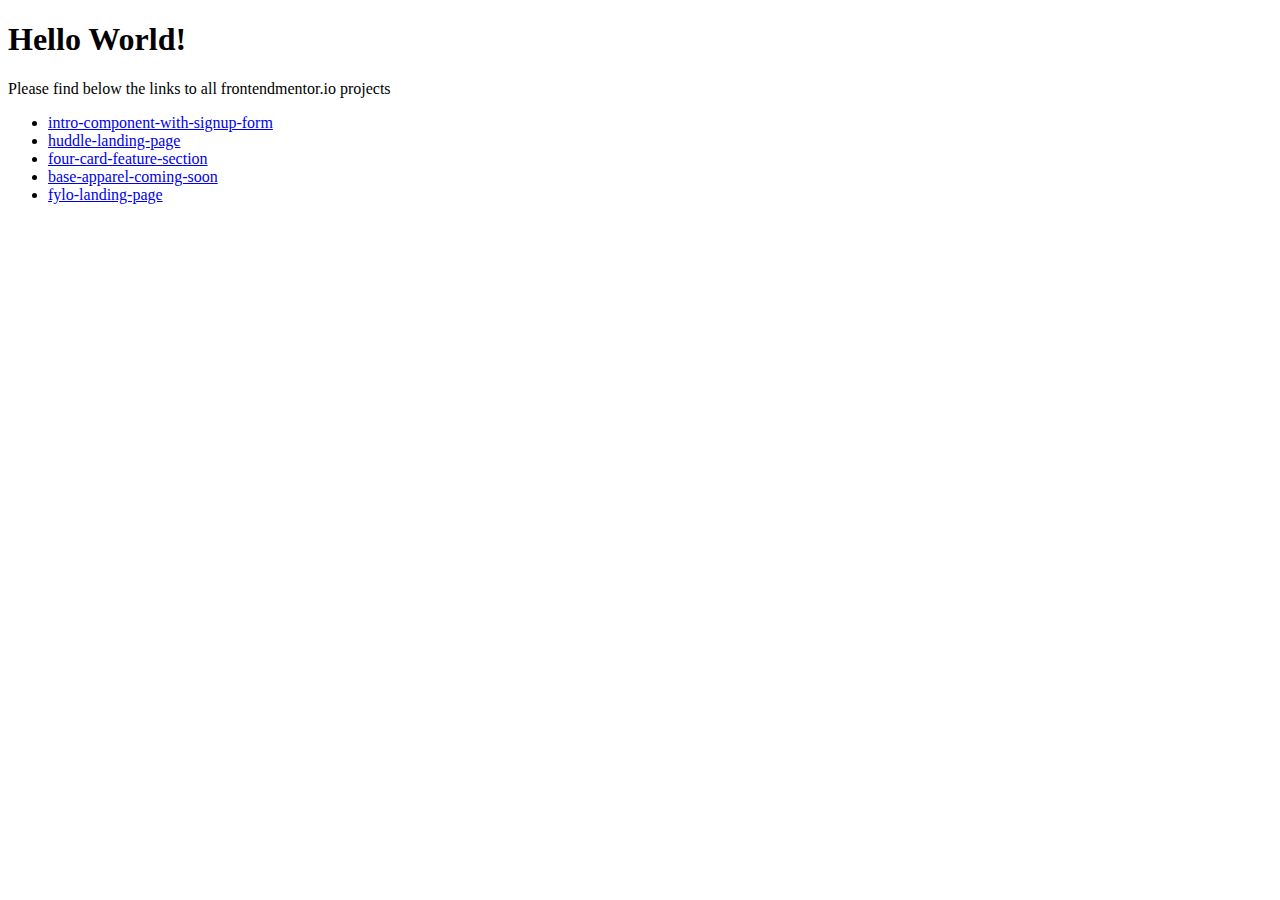
<file: index.html>
<!DOCTYPE html>
<html lang="en">
<head>
    <meta charset="UTF-8">
    <meta name="viewport" content="width=device-width, initial-scale=1.0">
    <meta http-equiv="X-UA-Compatible" content="ie=edge">
    <title>Main page of front end mentor projects</title>
</head>
<body>
    <h1>Hello World!</h1>
    <p>Please find below the links to all frontendmentor.io projects</p>
     
    <ul>
        <li>
            <a href="/intro-component-with-signup-form-master/index.html">intro-component-with-signup-form</a>
        </li>
        <li>
            <a href="/huddle-landing-page-945317-master/index.html">huddle-landing-page</a>
        </li>
        <li>
            <a href="/four-card-feature-section-master/index.html">four-card-feature-section</a>
        </li>
        <li>
            <a href="/base-apparel-coming-soon-master/index.html">base-apparel-coming-soon</a>
        </li>
        <li>
            <a href="/fylo-landing-page-892264-master/index.html">fylo-landing-page</a>
        </li>
    </ul>

</body>
</html>
</file>
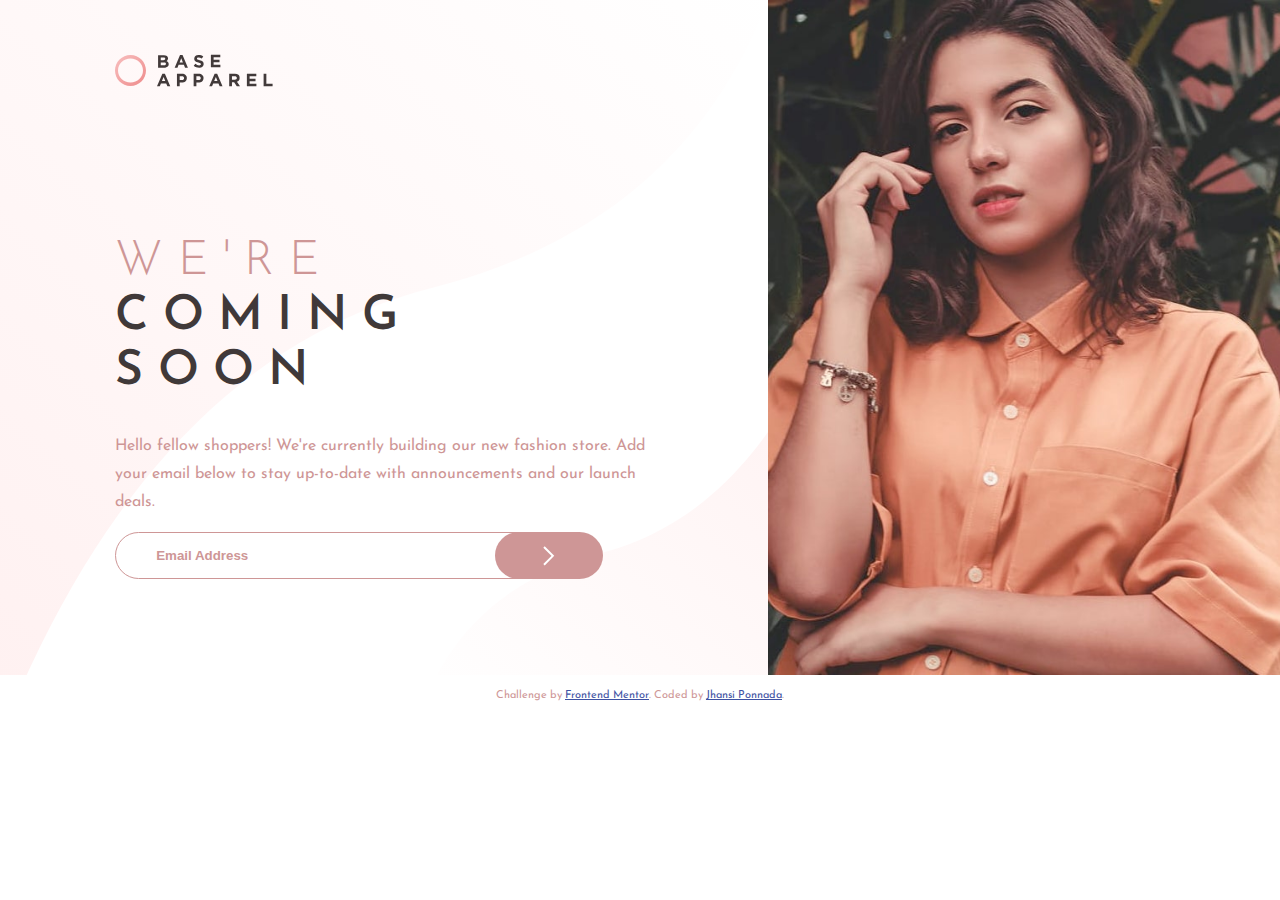
<file: base-apparel-coming-soon-master/index.html>
<!DOCTYPE html>
<html lang="en">

<head>
  <meta charset="UTF-8">
  <meta name="viewport" content="width=device-width, initial-scale=1.0"> <!-- displays site properly based on user's device -->

  <link rel="icon" type="image/png" sizes="32x32" href="./images/favicon-32x32.png">
 
  <link href="https://fonts.googleapis.com/css?family=Josefin+Sans:300,400,600&display=swap" rel="stylesheet">
  <link rel="stylesheet" href="css/styles.css">
  
  <title>Frontend Mentor | Base Apparel coming soon page</title>

  <!-- Feel free to remove these styles or customise in your own stylesheet 👍 -->
  <style>
    .attribution {
      font-size: 11px;
      text-align: center;
    }

    .attribution a {
      color: hsl(228, 45%, 44%);
    }
  </style>
</head>

<body>

<div class="content">

    <header class="logo">
      <img src="images/logo.svg" alt="">
    </header>

    <section class="base-apparel-hero">
      <picture>
        <source class="hero-image" media="(min-width: 799px)" srcset="images/hero-desktop.jpg" alt="hero-desktop.jpg">
        <img class="hero-image" src="images/hero-mobile.jpg" alt="hero-mobile-image">
      </picture>
    </section>

    <section class="base-apparel-about">
      <h1><span>We're</span><br>
        coming <br> soon</h1>

      <p>Hello fellow shoppers! We're currently building our new fashion store.
        Add your email below to stay up-to-date with announcements and our launch deals.</p>

      <form class="contact">
          <input class="email-address" type="text" placeholder="Email Address">
          <button class="submit"></button>
          <p>Please enter valid email address</p>
        </form>
    </section>

  </div>

  <footer>
    <p class="attribution">
      Challenge by <a href="https://www.frontendmentor.io?ref=challenge" target="_blank">Frontend Mentor</a>.
      Coded by <a href="#">Jhansi Ponnada</a>.
    </p>
  </footer>
  
  <script src="script.js" charset="utf-8"></script>

</body>

</html>
</file>
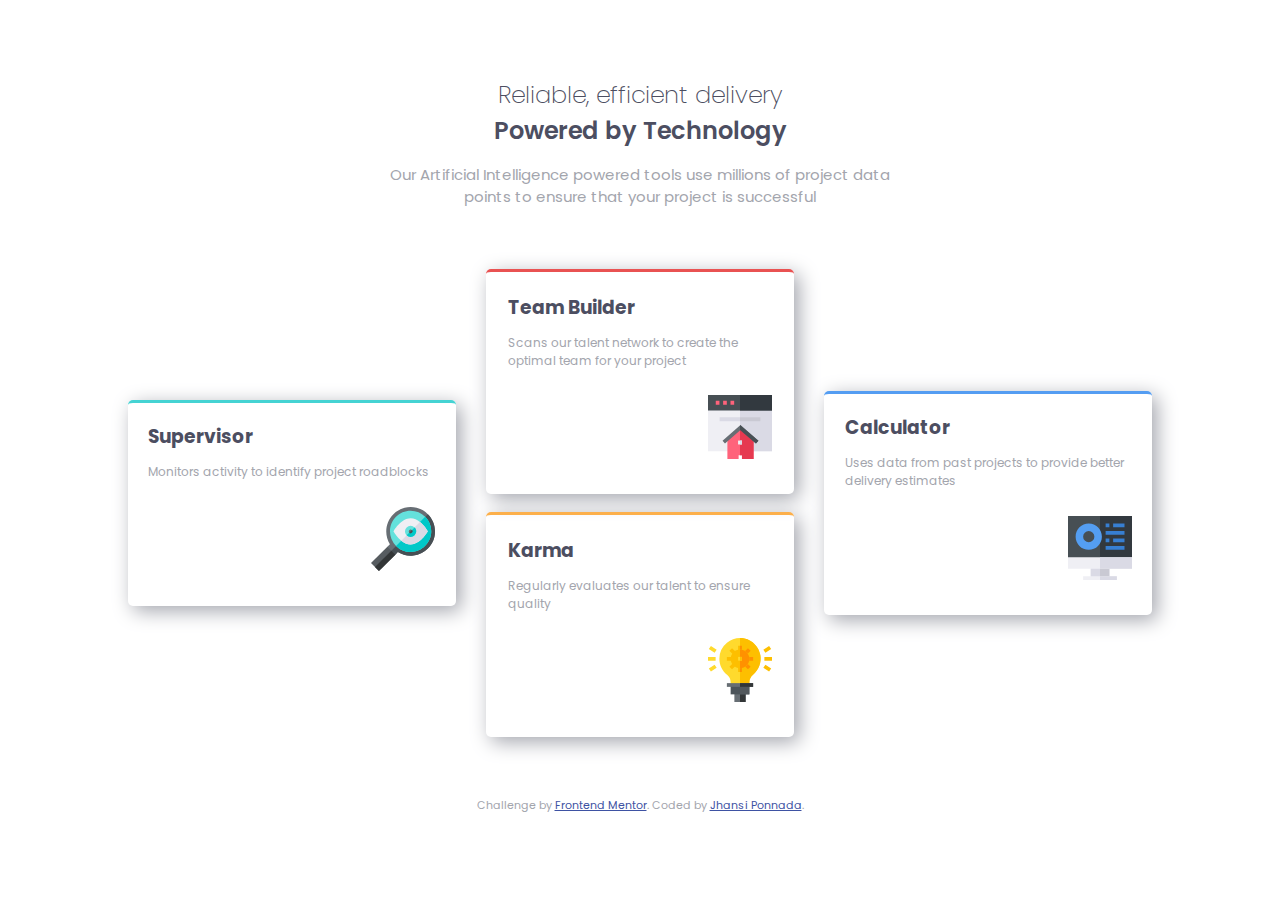
<file: four-card-feature-section-master/index.html>
<!DOCTYPE html>
<html lang="en">
  <head>
    <meta charset="UTF-8" />
    <meta name="viewport" content="width=device-width, initial-scale=1.0" />
    <!-- displays site properly based on user's device -->

    <link
      rel="icon"
      type="image/png"
      sizes="32x32"
      href="./images/favicon-32x32.png"
    />
    <link
      href="https://fonts.googleapis.com/css?family=Poppins:200,400,600&display=swap"
      rel="stylesheet"
    />
    <link rel="stylesheet" href="css/styles.css" />

    <title>Frontend Mentor | Four card feature section</title>

    <!-- Feel free to remove these styles or customise in your own stylesheet 👍 -->
    <style>
      .attribution {
        font-size: 11px;
        text-align: center;
      }
      .attribution a {
        color: hsl(228, 45%, 44%);
      }
    </style>
  </head>
  <body>
    <header>
      <h2>
        Reliable, efficient delivery <br />
        <strong>Powered by Technology</strong>
      </h2>
      <p>
        Our Artificial Intelligence powered tools use millions of project data
        points to ensure that your project is successful
      </p>
    </header>

    <section class="features">
      <div class="feature feature1">
        <h3>Supervisor</h3>
        <p>Monitors activity to identify project roadblocks</p>
        <img
          class="feature-image"
          src="images/icon-supervisor.svg"
          alt="icon-supervisor"
        />
      </div>
      <div class="middle__features">
        <div class="feature feature2">
          <h3>Team Builder</h3>
          <p>
            Scans our talent network to create the optimal team for your project
          </p>
          <img
            class="feature-image"
            src="images/icon-team-builder.svg"
            alt="icon-team-builder"
          />
        </div>
        <div class="feature feature3">
          <h3>Karma</h3>
          <p>Regularly evaluates our talent to ensure quality</p>
          <img
            class="feature-image"
            src="images/icon-karma.svg"
            alt="icon-karma"
          />
        </div>
      </div>
      <div class="feature feature4">
        <h3>Calculator</h3>
        <p>Uses data from past projects to provide better delivery estimates</p>
        <img
          class="feature-image"
          src="images/icon-calculator.svg"
          alt="icon-calculator"
        />
      </div>
    </section>

    <footer>
      <p class="attribution">
        Challenge by
        <a href="https://www.frontendmentor.io?ref=challenge" target="_blank"
          >Frontend Mentor</a
        >. Coded by <a href="#">Jhansi Ponnada</a>.
      </p>
    </footer>
  </body>
</html>
</file>
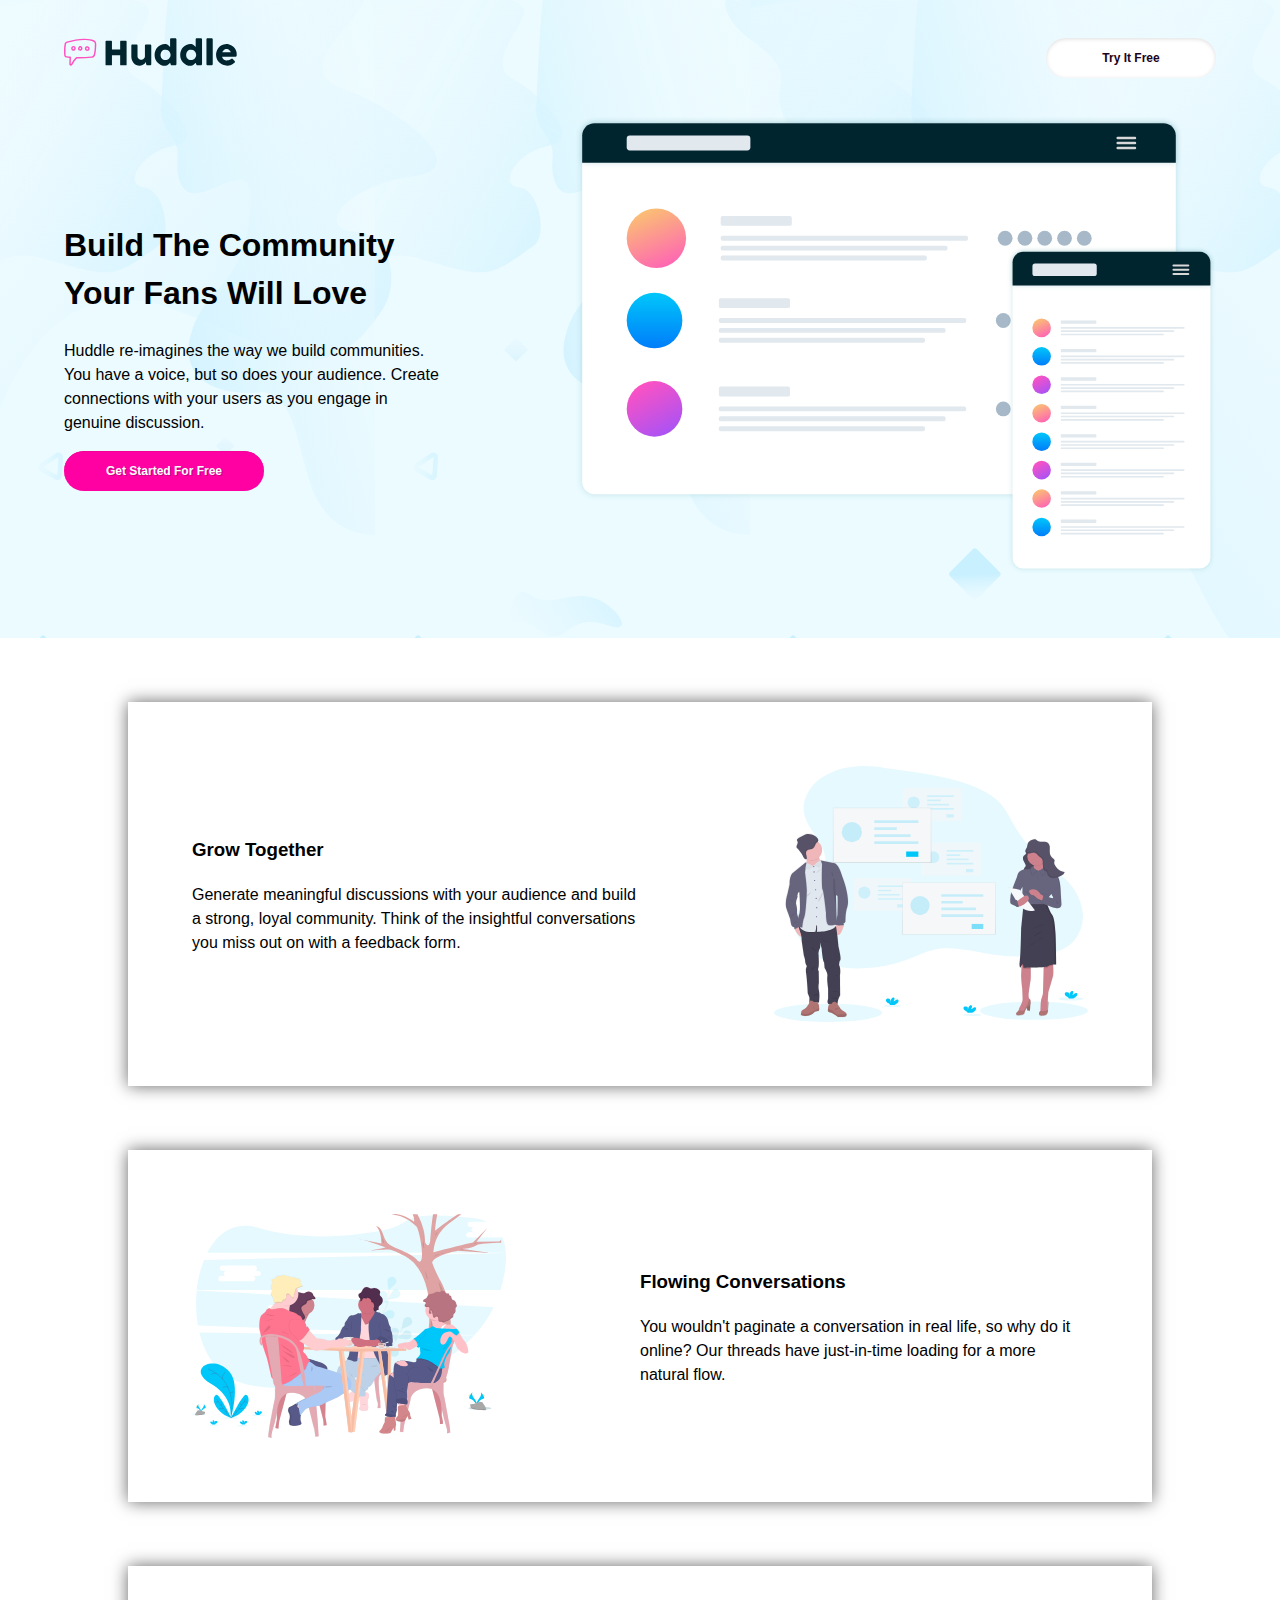
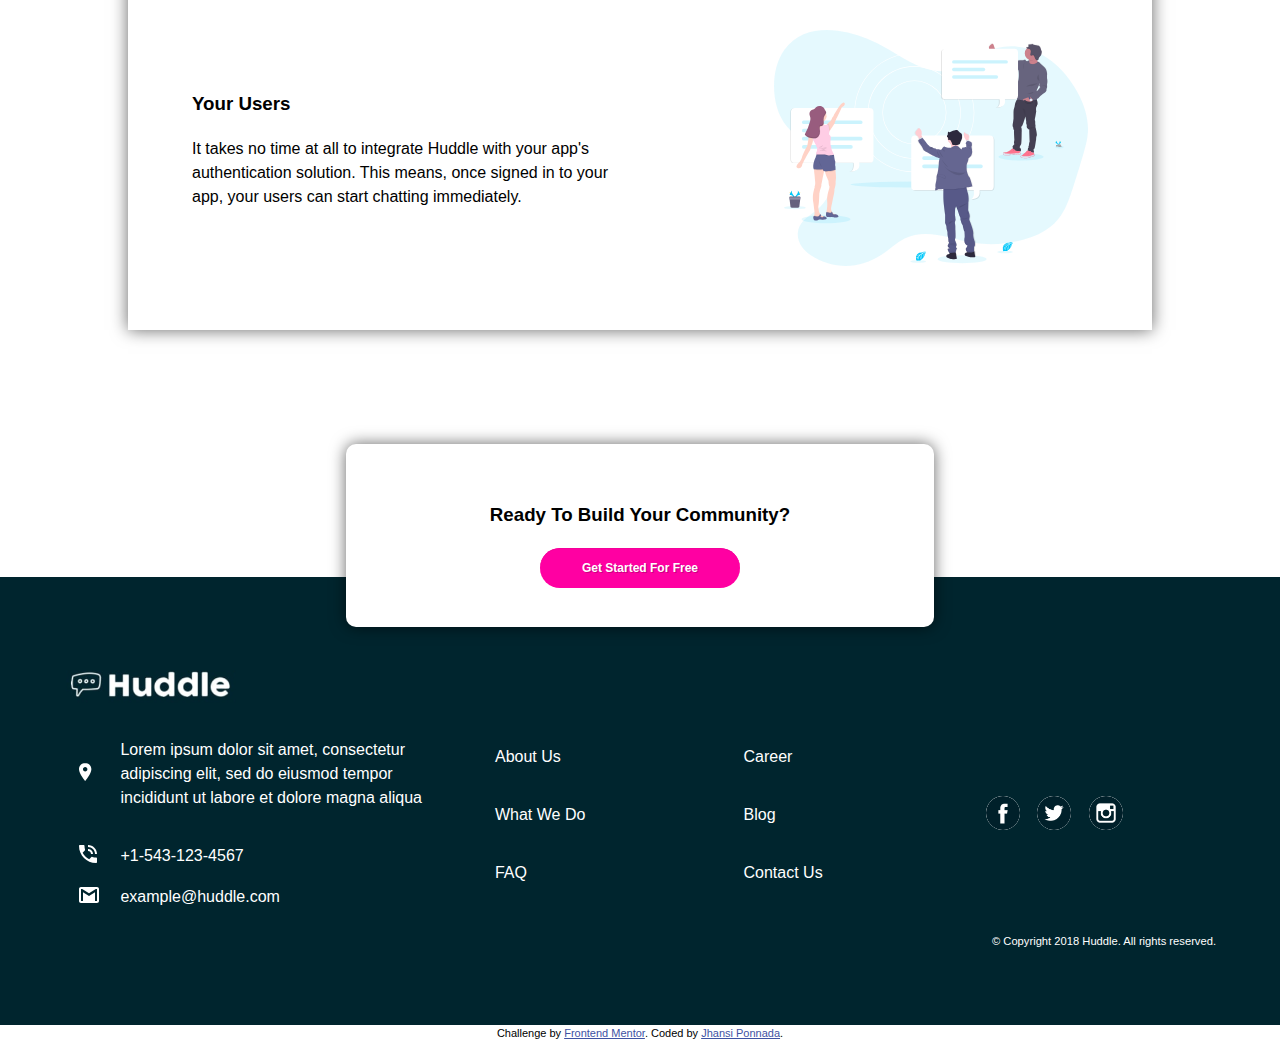
<file: huddle-landing-page-945317-master/index.html>
<!DOCTYPE html>
<html lang="en">

<head>
  <meta charset="UTF-8">
  <meta name="viewport" content="width=device-width, initial-scale=1.0"> <!-- displays site properly based on user's device -->

  <link rel="icon" type="image/png" sizes="32x32" href="./images/favicon-32x32.png">
  <link rel="stylesheet" href="css/styles.css">
  <link href="https://fonts.google.com/specimen/Poppins" rel="stylesheet">
  <link href="https://fonts.google.com/specimen/Open+Sans" rel="stylesheet">
  <title>Frontend Mentor | Huddle landing page with alternating feature blocks</title>

  <!-- Feel free to remove these styles or customise in your own stylesheet 👍 -->
  <style>
    .attribution {
      font-size: 11px;
      text-align: center;
    }

    .attribution a {
      color: hsl(228, 45%, 44%);
    }
  </style>
</head>

<body>
  <!-- top container -->

  <div class="top-container">
    <div class="header">
      <img class="top-logo-img" src="images/logo.svg" alt="logo-img">
      <div>
        <p class="top-try-it-free"> <a href="#" class="button-2">Try It Free</a></p>
      </div>
    </div>

    <div class="main-content">
      <div class="top-content">

        <h1>Build The Community Your Fans Will Love</h1>

        <p>Huddle re-imagines the way we build communities. You have a voice, but so does your audience.
          Create connections with your users as you engage in genuine discussion.</p>
        <a href="#" class="button-1">Get Started For Free</a>
        <!-- HACK: use code button generator -->
      </div>

      <img class="illustration-mockups-img" src="images/illustration-mockups.svg" alt="illustration-mockups-img">

    </div>
  </div>

  <!-- middle container -->

  <div class="middle-container">

    <div class="middle-block">



      <img class="middle-image-1" src="images/illustration-grow-together.svg" alt="illustration-grow-together-img">
      <div class="middle-feature-1">

        <h3>Grow Together</h3>

        <p>Generate meaningful discussions with your audience and build a strong, loyal community.
          Think of the insightful conversations you miss out on with a feedback form.</p>

      </div>

    </div>
    <div class="middle-block">

      <img class="middle-image-2" src="images/illustration-flowing-conversation.svg" alt="illustration-flowing-conversation-img">
      <div class="middle-feature-2">

        <h3>Flowing Conversations</h3>

        <p>You wouldn't paginate a conversation in real life, so why do it online? Our threads
          have just-in-time loading for a more natural flow.</p>

      </div>

    </div>
    <div class="middle-block">


      <img class="middle-image-3" src="images/illustration-your-users.svg" alt="illustration-your-users-img">

      <div class="middle-feature-3">
        <h3>Your Users</h3>

        <p>It takes no time at all to integrate Huddle with your app's authentication solution.
          This means, once signed in to your app, your users can start chatting immediately.</p>

      </div>

    </div>

  </div>

  <div class="middle-addtional-details">
    <h3>Ready To Build Your Community?</h3>
    <a href="#" class="button-1">Get Started For Free</a> <!-- HACK: use code button generator -->
  </div>

  <!-- bottom container -->

  <div class="bottom-container">

    <img class="bottom-logo-img" src="images/bottom_logo.PNG" alt="bottom-logo-img">


    <div class="bottom-main-content">
      <div class="bottom-sub-container-1">
        <table class="footer-all-rows-col">
          <tbody>
            <tr>
              <td class="footer-icons"> <img src="images/icon-location.svg" alt="icon-location"> </td>
              <td class="footer-content">
                <p>Lorem ipsum dolor sit amet, consectetur adipiscing elit, sed do eiusmod tempor
                  incididunt ut labore et dolore magna aliqua</p>
              </td>

            </tr>
            <tr>
              <td class="footer-icons"> <img src="images/icon-phone.svg" alt="icon-phone"> </td>
              <td class="footer-content">
                <p> +1-543-123-4567</p>
              </td>
            </tr>
            <tr>
              <td class="footer-icons"><img src="images/icon-email.svg" alt="icon-email"></td>
              <td class="footer-content">example@huddle.com</td>
            </tr>
          </tbody>
        </table>
      </div>
      <div class="bottom-sub-container">
        <table class="footer-all-rows-col">
          <tr>
            <td class="footer-content">
              <p>About Us</p>
            </td>
          </tr>
          <tr>
            <td class="footer-content">
              <p>What We Do</p>
            </td>
          </tr>
          <tr>
            <td class="footer-content">
              <p>FAQ</p>
            </td>
          </tr>
        </table>
      </div>
      <div class="bottom-sub-container">
        <table class="footer-all-rows-col">
          <tr>
            <td class="footer-content">
              <p>Career</p>
            </td>
          </tr>
          <tr>
            <td class="footer-content">
              <p>Blog</p>
            </td>
          </tr>
          <tr>
            <td class="footer-content">
              <p>Contact Us</p>
            </td>
          </tr>
        </table>
      </div>
      <div class="bottom-sub-container">
        <a class="bottom-link" href="https://www.facebook.com" target="_blank"><img class="bottom-img" src="images/facebook-logo-button.png" alt="facebook-logo-button"></a>
        <a class="bottom-link" href="#"><img class="bottom-img" src="images/twitter-logo-button.png" alt="twitter-logo-button"></a>
        <a class="bottom-link" href="#"><img class="bottom-img" src="images/instagram-logo.png" alt="instagram-logo"></a>
      </div>
    </div>
    <p class="copyright">&copy; Copyright 2018 Huddle. All rights reserved.</p>
  </div>

  <footer>
    <p class="attribution">
      Challenge by <a href="https://www.frontendmentor.io?ref=challenge" target="_blank">Frontend Mentor</a>.
      Coded by <a href="#">Jhansi Ponnada</a>.
    </p>
  </footer>

</body>

</html>
</file>
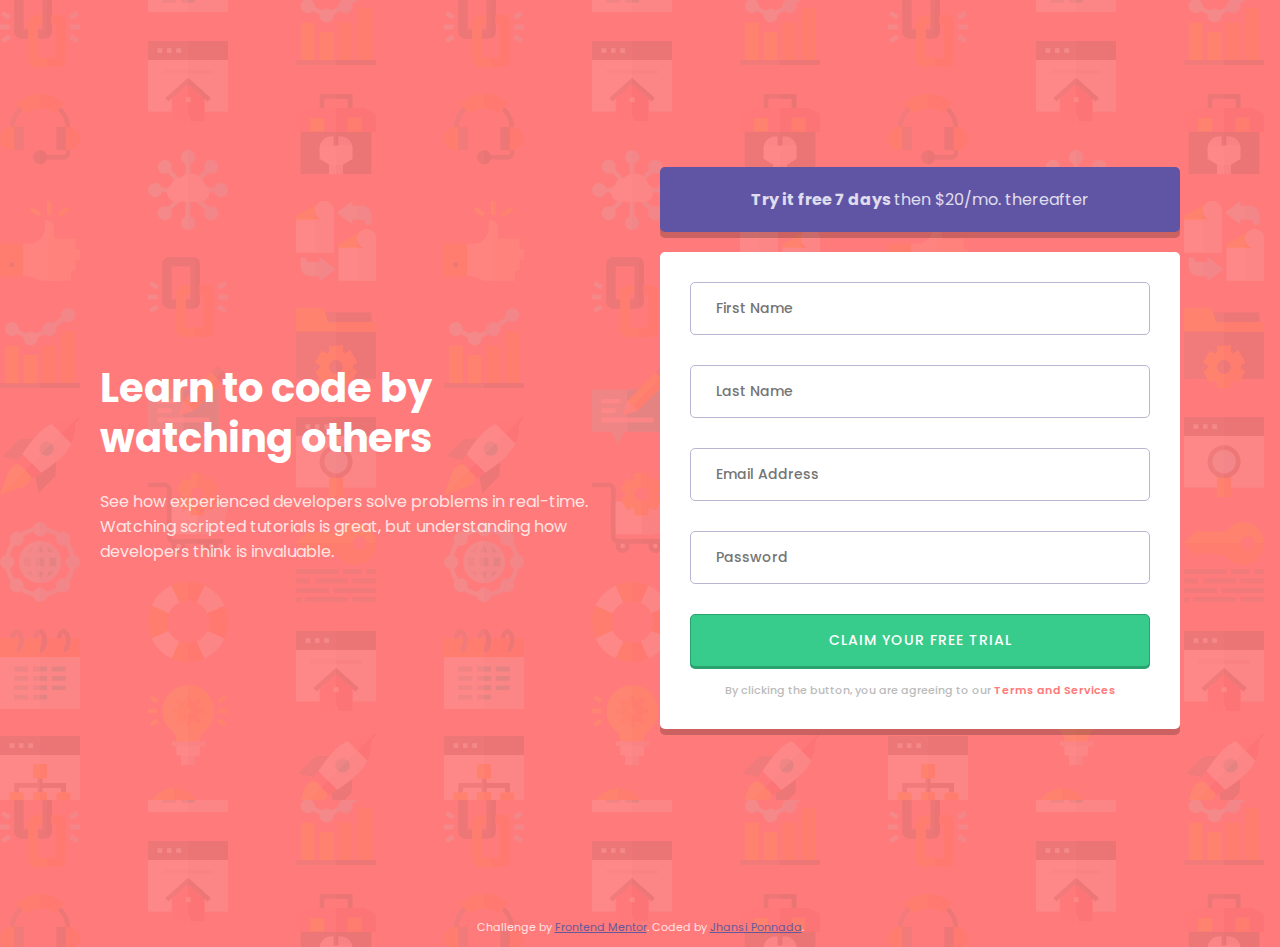
<file: intro-component-with-signup-form-master/index.html>
<!DOCTYPE html>
<html lang="en">
<head>
  <meta charset="UTF-8">
  <meta name="viewport" content="width=device-width, initial-scale=1.0"> <!-- displays site properly based on user's device -->

  <link rel="icon" type="image/png" sizes="32x32" href="./images/favicon-32x32.png">
  
  <title>Frontend Mentor | Intro component with sign up form</title>
  <link rel="stylesheet" href="style.css">
  <style>
    .attribution { font-size: 11px; text-align: center; }
    .attribution a { color: hsl(228, 45%, 44%); }
  </style>
</head>
<body>

  <div class="container">
    <div>
      <h1>
        Learn to code by <br> watching others
      </h1>
      <p>
      See how experienced developers solve problems in real-time. Watching scripted tutorials is great, 
      but understanding how developers think is invaluable. 
      </p>
    </div>
    <div>
      <div class="box box-blue">
         <p>
           <strong>Try it free 7 days </strong>then $20/mo. thereafter
         </p> 
      </div>
      <form class="box" id="form">
          <div class="form-control">
              <input type="text" id="firstname" placeholder="First Name">
              <small></small>
              <img src="./images/icon-error.svg" alt="icon-error">
            </div>
            <div class="form-control">
              <input type="text" id="lastname" placeholder="Last Name">
              <small></small>
              <img src="./images/icon-error.svg" alt="icon-error">
            </div>
            <div class="form-control">
              <input type="email" id="email" placeholder="Email Address">
              <small></small>
              <img src="./images/icon-error.svg" alt="icon-error">
            </div>
            <div class="form-control">
              <input type="password" id="password" placeholder="Password">
              <small></small>
              <img src="./images/icon-error.svg" alt="icon-error">
            </div>
            <button>Claim your free trial </button>
            <small>By clicking the button, you are agreeing to our 
              <a href="#">Terms and Services</a>
            </small>
      </form>
      
    </div>
  </div>
  

  <footer>
    <p class="attribution">
      Challenge by <a href="https://www.frontendmentor.io?ref=challenge" target="_blank">Frontend Mentor</a>. 
      Coded by <a href="#">Jhansi Ponnada</a>.
    </p>
  </footer>

  <script src="./script.js"></script>
</body>
</html>
</file>
<file: base-apparel-coming-soon-master/css/styles.css>
html {
  font-size: 100%;
}

*,
*:after,
*:before {
  -webkit-box-sizing: border-box;
          box-sizing: border-box;
}

body {
  font-family: "Josefin Sans", sans-serif;
  font-size: 16px;
  margin: 0;
  padding: 0;
}

h1 {
  letter-spacing: 0.3em;
  text-transform: uppercase;
  color: #403939;
  font-weight: 600;
  margin: 3rem 0 2rem;
  line-height: 1.15;
  font-size: 3rem;
}

p {
  line-height: 1.75;
  color: #ce9696;
}

span {
  color: #ce9696;
  font-weight: 300;
}

.content {
  display: -ms-grid;
  display: grid;
  -ms-grid-columns: 1fr;
      grid-template-columns: 1fr;
  background-image: url("../images/bg-pattern-desktop.svg");
  background-position: bottom center;
}

@media screen and (min-width: 799px) {
  .content {
    -ms-grid-columns: 3fr 2fr;
        grid-template-columns: 3fr 2fr;
    background-position: left;
  }
}

header {
  margin: 7%;
}

@media screen and (min-width: 799px) {
  header {
    width: 50%;
    margin: 7% 15%;
  }
}

@media screen and (min-width: 799px) {
  .base-apparel-hero {
    -ms-grid-row: 1;
    -ms-grid-row-span: 2;
    grid-row: 1/3;
    -ms-grid-column: 2;
    grid-column: 2;
  }
}

.hero-image {
  width: 100%;
  height: 100%;
  margin: 0px;
  padding: 0px;
}

.base-apparel-about {
  margin: 7%;
  text-align: center;
}

@media screen and (min-width: 799px) {
  .base-apparel-about {
    margin: 0 15% 7%;
    text-align: left;
  }
}

.base-apparel-about form {
  display: -ms-grid;
  display: grid;
  -ms-grid-columns: 80% 20%;
      grid-template-columns: 80% 20%;
}

.base-apparel-about form .email-address {
  position: relative;
  border: 1px solid #ce9696;
  padding: 15px 40px;
  font-weight: 600;
  border-radius: 30px;
  color: #ce9696;
}

.base-apparel-about form .email-address.icon-error {
  background: url("../images/icon-error.svg");
  background-repeat: no-repeat;
  background-position: 80%;
}

.base-apparel-about form ::-webkit-input-placeholder {
  color: #ce9696;
}

.base-apparel-about form :-ms-input-placeholder {
  color: #ce9696;
}

.base-apparel-about form ::-ms-input-placeholder {
  color: #ce9696;
}

.base-apparel-about form ::placeholder {
  color: #ce9696;
}

.base-apparel-about form .submit {
  position: relative;
  border: none;
  background-color: #ce9696;
  background-image: url("../images/icon-arrow.svg");
  background-repeat: no-repeat;
  background-position: center;
  padding: 10px 40px;
  font-weight: 700;
  border-radius: 30px;
  left: -50px;
}

.base-apparel-about form .submit:hover {
  background-color: #f8bfbf;
}

.base-apparel-about form p {
  display: none;
}

.base-apparel-about form .email-input-error {
  display: block;
  color: #f96161;
}
/*# sourceMappingURL=styles.css.map */
</file>
<file: four-card-feature-section-master/css/styles.css>
html {
  font-size: 100%;
}

*,
*:after,
*:before {
  -webkit-box-sizing: border-box;
  box-sizing: border-box;
}

body {
  font-family: "Poppins", sans-serif;
  line-height: 1.5;
  margin: 0 auto;
  padding: 0;
  width: 80%;
  text-align: center;
}

h2 {
  font-weight: 200;
  color: #4c4e61;
  margin: 15% 0 0;
}

h2 strong {
  font-weight: 600;
}

p {
  color: #a3a5ad;
  font-size: 15px;
}

h3 {
  color: #4c4e61;
  margin: 0;
}

@media screen and (min-width: 799px) {
  header {
    width: 50%;
    margin: 0 auto;
  }
}

.features {
  display: -webkit-box;
  display: -ms-flexbox;
  display: flex;
  -ms-flex-pack: distribute;
  justify-content: space-around;
  margin: 15% 0;
  -ms-flex-wrap: wrap;
  flex-wrap: wrap;
}

@media screen and (min-width: 799px) {
  .features {
    margin: 5% 0;
    padding: 0;
  }
}

.feature {
  border-radius: 5px;
  padding: 5% 8%;
  -webkit-box-shadow: 5px 5px 20px #a3a5ad;
  box-shadow: 5px 5px 20px #a3a5ad;
  text-align: left;
  cursor: pointer;
}

.feature p {
  font-size: 12px;
}

.middle__features {
  display: -webkit-box;
  display: -ms-flexbox;
  display: flex;
  -webkit-box-orient: vertical;
  -webkit-box-direction: normal;
  -ms-flex-direction: column;
  flex-direction: column;
  -webkit-box-align: center;
  -ms-flex-align: center;
  align-items: center;
  width: 100%;
  margin: 0;
}

@media screen and (min-width: 799px) {
  .middle__features {
    width: 30%;
    margin: 0 3%;
  }
}

.feature1 {
  border-top: 3px solid #45d3d3;
  -ms-flex-item-align: center;
  -ms-grid-row-align: center;
  align-self: center;
  margin: 3% 0;
  width: 100%;
}

@media screen and (min-width: 799px) {
  .feature1 {
    -webkit-box-flex: 1;
    -ms-flex: 1;
    flex: 1;
    width: 30%;
    padding: 2%;
  }
}

.feature1:hover {
  background-color: #45d3d31a;
}

.feature2 {
  border-top: 3px solid #e95252;
  margin-bottom: 8%;
  padding: 5% 8%;
  margin: 3% 0;
  width: 100%;
}

@media screen and (min-width: 799px) {
  .feature2 {
    padding: 7%;
  }
}

.feature2:hover {
  background-color: #e952521a;
}

.feature3 {
  border-top: 3px solid #fcaf4a;
  -webkit-box-ordinal-group: 2;
  -ms-flex-order: 1;
  order: 1;
  padding: 5% 8%;
  margin: 3% 0;
  width: 100%;
}

@media screen and (min-width: 799px) {
  .feature3 {
    padding: 7%;
  }
}

.feature3:hover {
  background-color: #fcaf4a1a;
}

.feature4 {
  border-top: 3px solid #549df2;
  -ms-flex-item-align: center;
  -ms-grid-row-align: center;
  align-self: center;
  margin: 3% 0;
  width: 100%;
}

@media screen and (min-width: 799px) {
  .feature4 {
    -webkit-box-flex: 1;
    -ms-flex: 1;
    flex: 1;
    width: 30%;
    padding: 2%;
  }
}

.feature4:hover {
  background-color: #549df21a;
}

.feature-image {
  float: right;
  margin: 5% 0;
}
/*# sourceMappingURL=styles.css.map */
</file>
<file: huddle-landing-page-945317-master/css/styles.css>
body {
  margin: 0;
  font-family: 'Open Sans', sans-serif;
  font-weight: 400;
}

h1, h2, h3 {
  font-family: 'Poppins', sans-serif;
  line-height: 1.5;
  font-weight: 600;
}

p {
  line-height: 1.5;
}

/* top container */
.top-container {
  background-image: url("../images/bg-hero-mobile.svg"),
    url("../images/bg-hero-desktop.svg");
  background-color: #EBFBFF;
  margin-top: 0;
  padding-bottom: 5%;
  width: 100%;
}

.header {
  display: flex;
  justify-content: space-between;
  padding: 3% 5%;
}


@media screen and (max-width:567px) {

  .top-content {
    width: 90%;
    line-height: 1.25;
    margin: 5%;
  }

  .illustration-mockups-img {
    width: 90%;
    margin: 0 5%;
  }

  .top-logo-img {
    width: 30%;
    height: 25%;
  }

  .top-try-it-free {
    width: 100%;
    height: 100%;
    max-width: 100%;
    margin: 0;
  }

  .button-2 {
    box-shadow: 0 0 1rem rgba(0, 0, 0, .6);
    box-shadow: inset 0 1px 4px 0 #dedede;
    background-color: #FFFFFF;
    -webkit-border-top-left-radius: 20px;
    -moz-border-radius-topleft: 20px;
    border-top-left-radius: 20px;
    -webkit-border-top-right-radius: 20px;
    -moz-border-radius-topright: 20px;
    border-top-right-radius: 20px;
    -webkit-border-bottom-right-radius: 20px;
    -moz-border-radius-bottomright: 20px;
    border-bottom-right-radius: 20px;
    -webkit-border-bottom-left-radius: 20px;
    -moz-border-radius-bottomleft: 20px;
    border-bottom-left-radius: 20px;
    text-indent: 0;
    display: inline-block;
    color: #1c031c;
    font-family: Arial;
    font-size: 12px;
    font-weight: bold;
    font-style: normal;
    height: 40px;
    line-height: 40px;
    width: 10rem;
    text-decoration: none;
    text-align: center;
    text-shadow: 1px 1px 0 #fafafa;
  }

  .button-2:hover {
    background-color: #fffcfe;
  }

  .button-2:active {
    position: relative;
    top: 1px;
  }

}

@media screen and (min-width:568px) {
  .main-content {
    display: flex;
    justify-content: space-between;
    align-items: center;
  }

  .top-content {
    width: 30%;
    line-height: 1.25;
    margin: 0 5%;
  }

  .illustration-mockups-img {
    width: 50%;
    margin: 0 5%;
  }

  .top-logo-img {
    width: 15%;
    height: 15%;
  }

  .top-try-it-free {
    width: 15%;
    height: 15%;
    margin: 0;
  }

  /* This button was generated using CSSButtonGenerator.com*/
  .button-2 {
    box-shadow: 0 0 1rem rgba(0, 0, 0, .6);
    box-shadow: inset 0 1px 4px 0 #dedede;
    background-color: #FFFFFF;
    -webkit-border-top-left-radius: 20px;
    -moz-border-radius-topleft: 20px;
    border-top-left-radius: 20px;
    -webkit-border-top-right-radius: 20px;
    -moz-border-radius-topright: 20px;
    border-top-right-radius: 20px;
    -webkit-border-bottom-right-radius: 20px;
    -moz-border-radius-bottomright: 20px;
    border-bottom-right-radius: 20px;
    -webkit-border-bottom-left-radius: 20px;
    -moz-border-radius-bottomleft: 20px;
    border-bottom-left-radius: 20px;
    text-indent: 0;
    display: inline-block;
    color: #1c031c;
    font-family: Arial;
    font-size: 12px;
    font-weight: bold;
    font-style: normal;
    height: 40px;
    line-height: 40px;
    width: 170px;
    text-decoration: none;
    text-align: center;
    text-shadow: 1px 1px 0 #fafafa;
  }

  .button-2:hover {
    background-color: #fffcfe;
  }

  .button-2:active {
    position: relative;
    top: 1px;
  }


}


.button-1 {
  -moz-box-shadow: inset 0 1px 0 0 #f5009b;
  -webkit-box-shadow: inset 0 1px 0 0 #f5009b;
  box-shadow: inset 0 1px 0 0 #f5009b;
  background-color: #ff00a2;
  -webkit-border-top-left-radius: 20px;
  -moz-border-radius-topleft: 20px;
  border-top-left-radius: 20px;
  -webkit-border-top-right-radius: 20px;
  -moz-border-radius-topright: 20px;
  border-top-right-radius: 20px;
  -webkit-border-bottom-right-radius: 20px;
  -moz-border-radius-bottomright: 20px;
  border-bottom-right-radius: 20px;
  -webkit-border-bottom-left-radius: 20px;
  -moz-border-radius-bottomleft: 20px;
  border-bottom-left-radius: 20px;
  text-indent: 0;
  display: inline-block;
  color: #ffffff;
  font-family: Arial;
  font-size: 12px;
  font-weight: bold;
  font-style: normal;
  height: 40px;
  line-height: 40px;
  width: 200px;
  text-decoration: none;
  text-align: center;
  text-shadow: 1px 1px 0 #cc0081;
}

.button-1:hover {
  background-color: #fa009e;
}

.button-1:active {
  position: relative;
  top: 1px;
}


/* middle container */
@media screen and (max-width: 567px) {
  .middle-block {
    box-shadow: 0 0 1rem rgba(0, 0, 0, .6);
    margin: 5% 10%;
    padding: 5%;
  }

  .middle-image-1 {
    width: 100%;
    height: 100%;
    order: 2;
  }

  .middle-feature-1 {
    margin: 0 5%;

  }

  .middle-image-2 {
    width: 100%;
    height: 100%;
  }

  .middle-feature-2 {
      margin: 0 5%;
  }

  .middle-image-3 {
    width: 100%;
    height: 100%;

  }

  .middle-feature-3 {
    margin: 0 5%;

  }

}


@media screen and (min-width: 568px){
  .middle-block {
    display: flex;
    align-items: center;
    box-shadow: 0 0 1rem rgba(0, 0, 0, .6);
    margin: 5% 10%;
    padding: 5%;
  }

  .middle-image-1 {
    width: 35%;
    height: 100%;
    order: 2;
  }

  .middle-feature-1 {
    margin-right: 15%;
    order: 1;
  }

  .middle-image-2 {
    width: 35%;
    height: 100%;
  }

  .middle-feature-2 {
    margin-left: 15%;
  }

  .middle-image-3 {
    width: 35%;
    height: 100%;
    order: 2;
  }

  .middle-feature-3 {
    color: black;
    font-family: 'Poppins', sans-serif;
    margin-right: 15%;
    order: 1;
  }

}
.middle-addtional-details {
  width: 40%;
  top: 50px;
  margin: 0 auto 0 auto;
  text-align: center;
  color: black;
  background-color: white;
  box-shadow: 0 0 1rem rgba(0, 0, 0, .6);
  border-radius: 10px;
  font-family: 'Poppins', sans-serif;
  position: relative;
  padding: 3%;
}

/* bottom container */
.bottom-container {
  background-color: #00252E;
  color: white;
  padding: 7% 5% 5%;
}


@media(max-width:567px) {

  .bottom-logo-img {
    width: 35%;
    height: 35%;
    margin-top: 10%;
  }

  .bottom-sub-container-1 {
    width: 100%;
    text-align: left;
  }

  .bottom-sub-container {
    width: 100%;
    margin: 1% 1%;
    text-align: center;
  }

  .copyright {
    text-align: center;
    font-size: 0.7rem;
    padding-top: 2%;
  }

  .bottom-img {
    width: 10%;
    background-color: white;
    border-radius: 100%;
    margin: 0 3%;
  }

  .footer-all-rows-col {
    width: 100%;
  }

  .footer-content {
    padding: 0 5%;
  }


  .button-1 {
    -moz-box-shadow: inset 0 1px 0 0 #f5009b;
    -webkit-box-shadow: inset 0 1px 0 0 #f5009b;
    box-shadow: inset 0 1px 0 0 #f5009b;
    background-color: #ff00a2;
    -webkit-border-top-left-radius: 20px;
    -moz-border-radius-topleft: 20px;
    border-top-left-radius: 20px;
    -webkit-border-top-right-radius: 20px;
    -moz-border-radius-topright: 20px;
    border-top-right-radius: 20px;
    -webkit-border-bottom-right-radius: 20px;
    -moz-border-radius-bottomright: 20px;
    border-bottom-right-radius: 20px;
    -webkit-border-bottom-left-radius: 20px;
    -moz-border-radius-bottomleft: 20px;
    border-bottom-left-radius: 20px;
    text-indent: 0;
    display: inline-block;
    color: #ffffff;
    font-family: Arial;
    font-size: 12px;
    font-weight: bold;
    font-style: normal;
    height: 40px;
    line-height: 40px;
    width: 100%;
    text-decoration: none;
    text-align: center;
    text-shadow: 1px 1px 0 #cc0081;
  }

  .button-1:hover {
    background-color: #fa009e;
  }

  .button-1:active {
    position: relative;
    top: 1px;
  }


}

@media(min-width:568px) {
  .bottom-main-content {
    display: flex;
    align-items: center;
  }


  .bottom-logo-img {
    width: 15%;
    height: 15%;
  }

  .bottom-sub-container-1 {
    width: 40%;
    margin: 1% 1%;
    flex: 1.7;
  }

  .bottom-sub-container {
    width: 40%;
    margin: 1% 1%;
    flex: 1;
  }

  .copyright {
    text-align: right;
    font-size: 0.7rem;
  }

  .bottom-img {
    width: 15%;
    background-color: white;
    border-radius: 100%;
    margin: 0 3%;
  }

  .footer-all-rows-col {
    width: 100%;
  }

  .footer-content {
    padding: 0 5%;
  }

}

.attribution {
  margin: 0;
}
</file>
<file: intro-component-with-signup-form-master/style.css>
@import url('https://fonts.googleapis.com/css?family=Poppins:400,500,600,700&display=swap');

* {
    box-sizing: border-box;
}

body {
    background-color: hsl(0, 100%, 74%);
    background-image: url('./images/bg-intro-desktop.png');
    color: #fff; 
    font-family: 'Poppins', sans-serif;
}

.container {
    display: flex;
    flex-wrap: wrap;
    justify-content: center;
    align-items: center;
    max-width: 1200px;
    min-height: 100vh;
    margin: 0 auto;
    padding: 40px;
}

.container > div {
    flex: 1;
    padding: 0 20px;
}

h1 {
    font-size: 40px;
    line-height: 50px;
}

p {
    font-size: 16px;
    opacity: 0.8;
}

.box {
    background-color: #fff;
    border-radius: 5px;
    box-shadow: 0 6px rgba(0, 0, 0, 0.2);
    padding: 30px;
    margin-bottom: 20px;
    text-align: center;
}

.box p {
    margin: 0;
}

.box-blue {
    background-color: hsl(248, 32%, 49%);
    padding: 20px;
}

.form-control {
    position: relative;
    margin-bottom: 30px;
}

.form-control small {
    color: hsl(0, 100%, 74%) ;
    font-weight: 600;
    position: absolute;
    bottom: -20px;
    right: 0;
    opacity: 0;
}

input {
    border-radius: 5px;
    border: 1px solid hsl(246, 25%, 77%);
    font-family: 'Poppins', sans-serif;
    font-weight: 500;
    font-size: 14px;
    padding: 15px 25px;
    display: block;
    width: 100%;
}


.form-control.error input {
    border-color: hsl(0, 100%, 74%);
    color: hsl(0, 100%, 74%);
} 

.form-control.error input::placeholder {
    color: hsl(0, 100%, 74%);
}

input:focus {
    border: 1px solid hsl(248, 32%, 49%);
    outline: none;
}

.form-control img {
    opacity: 0;
    position: absolute;
    top: 50%;
    transform: translateY(-50%);
    right: 15px;
    height: 20px;
}

.form-control.error img {
    opacity: 1;
}

button {
    background-color:hsl(154, 59%, 51%);
    border-radius: 5px;
    border: 1px solid hsl(154, 59%, 40%);
    box-shadow: 0 2px hsl(154, 59%, 40%);
    color: #fff;
    cursor: pointer;
    display: block;
    font-family: 'Poppins', sans-serif;
    font-weight: 500;
    font-size: 14px;
    letter-spacing: 1px;
    padding: 15px 25px;
    text-transform: uppercase;
    width: 100%;
    transition: transform 0.4s ease;
}

button:focus {
    outline: none;
}

button:active {
    box-shadow: 0 0 hsl(154, 59%, 40%);
    transform: translateY(2px);
}

.form-control small {
    opacity: 0;
}

.form-control.error small {
    opacity: 1;
}

small {
    color: #bbb;
    display: block;
    font-size: 11px;
    font-weight: 500;
    margin-top: 15px;
}

small a {
    color: hsl(0, 100%, 74%);
    font-weight: 600;
    text-decoration: none;
}

@media screen and (max-width: 768px) {
    h1 {
        text-align: center;
    }

    p {
        text-align: center;
    }
    
    .container {
        flex-direction: column;
    }

}
</file>
